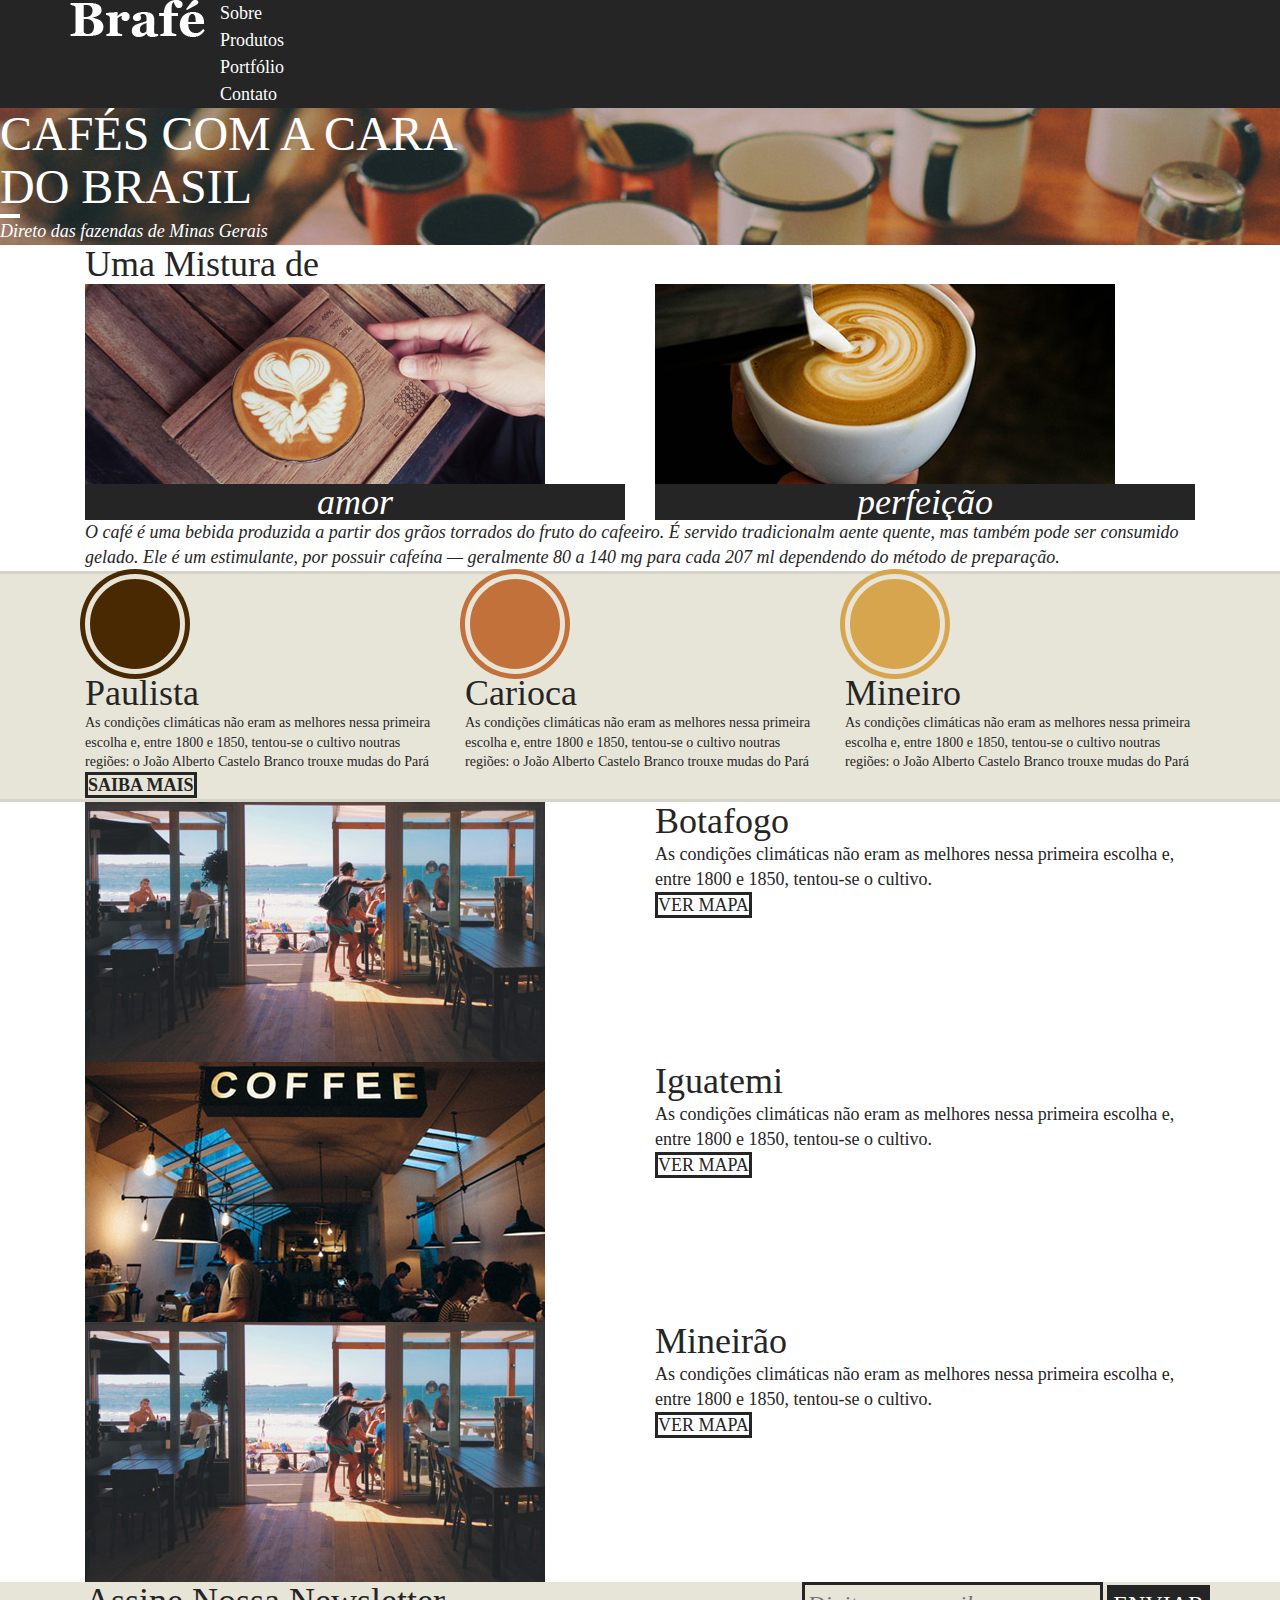
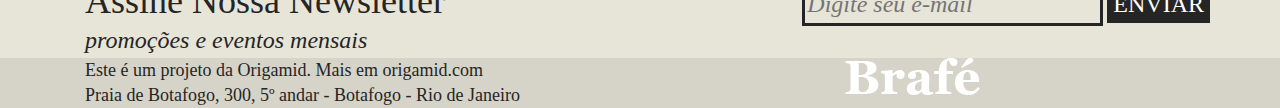
<file: brafe-1/bootstrap/index.html>
<!DOCTYPE html>
<html>

<head>
	<title>Brafé 1</title>
	<meta charset="utf-8">
	<meta name="viewport" content="width=device-width, initial-scale=1, shrink-to-fit=no">
	<link rel="stylesheet" type="text/css" href="css/bootstrap.min.css">
	<link rel="stylesheet" type="text/css" href="css/style.css">
</head>

<body>

	<header class="menu">
		<div class="container">
			<div class="row">
				<a class="menu-logo call-md-4" href="#"><img src="img/brafe.png" alt="Brafé"></a>
				<nav class="menu-nav col-md-8">
					<ul>
						<li><a href="#">Sobre</a></li>
						<li><a href="#">Produtos</a></li>
						<li><a href="#">Portfólio</a></li>
						<li><a href="#">Contato</a></li>
					</ul>
				</nav>
			</div>
		</div>
	</header>

	<main class="intro">
		<h1>Cafés com a cara<br>do Brasil</h1>
		<p>Direto das fazendas de Minas Gerais</p>
	</main>

	<section class="sobre container">
		<h2>Uma Mistura de</h2>
		<div class="row">
			<div class="col-sm sobre-item">
				<img src="img/cafe-1.jpg">
				<h3>amor</h3>
			</div>
			<div class="col-sm sobre-item">
				<img src="img/cafe-2.jpg">
				<h3>perfeição</h3>
			</div>
		</div>
		<p>O café é uma bebida produzida a partir dos grãos torrados do fruto do cafeeiro. É servido tradicionalm
			aente quente, mas também pode ser consumido gelado. Ele é um estimulante, por possuir cafeína — geralmente 80 a 140 mg para cada 207 ml dependendo do método de preparação.</p>
	</section>

	<section class="produtos">
		<div class="container">
			<div class="row">
				<div class="produtos-item col-sm">
					<h2 class="produtos-paulista">Paulista</h2>
					<p>As condições climáticas não eram as melhores nessa primeira escolha e, entre 1800 e 1850, tentou-se o cultivo noutras regiões: o João Alberto Castelo Branco trouxe mudas do Pará</p>
				</div>
				<div class="produtos-item col-sm">
					<h2 class="produtos-carioca">Carioca</h2>
					<p>As condições climáticas não eram as melhores nessa primeira escolha e, entre 1800 e 1850, tentou-se o cultivo noutras regiões: o João Alberto Castelo Branco trouxe mudas do Pará</p>
				</div>
				<div class="produtos-item col-sm">
					<h2 class="produtos-mineiro">Mineiro</h2>
					<p>As condições climáticas não eram as melhores nessa primeira escolha e, entre 1800 e 1850, tentou-se o cultivo noutras regiões: o João Alberto Castelo Branco trouxe mudas do Pará</p>
				</div>
			</div>
			<a class="produtos-btn" href="#">Saiba Mais</a>
		</div>
	</section>

	<section class="locais container">
		<div class="locais-item row">
			<div class="col-sm">
				<img src="img/botafogo.jpg" alt="Brafé unidade Botafogo">
			</div>
			<div class="col-sm">
				<h2>Botafogo</h2>
				<p>As condições climáticas não eram as melhores nessa primeira escolha e, entre 1800 e 1850, tentou-se o cultivo.</p>
				<a href="#">Ver Mapa</a>
			</div>
		</div>

		<div class="locais-item row">
			<div class="col-sm">
				<img src="img/iguatemi.jpg" alt="Brafé unidade Iguatemi">
			</div>
			<div class="col-sm">
				<h2>Iguatemi</h2>
				<p>As condições climáticas não eram as melhores nessa primeira escolha e, entre 1800 e 1850, tentou-se o cultivo.</p>
				<a href="#">Ver Mapa</a>
			</div>
		</div>

		<div class="locais-item row">
			<div class="col-sm">
				<img src="img/botafogo.jpg" alt="Brafé unidade Mineirão">
			</div>
			<div class="col-sm">
				<h2>Mineirão</h2>
				<p>As condições climáticas não eram as melhores nessa primeira escolha e, entre 1800 e 1850, tentou-se o cultivo.</p>
				<a href="#">Ver Mapa</a>
			</div>
		</div>

	</section>

	<section class="assine">
		<div class="container">
			<div class="row">
				<div class="assine-info col-sm">
					<h2>Assine Nossa Newsletter</h2>
					<p>promoções e eventos mensais</p>
				</div>
				<form col-sm>
					<label>E-mail</label>
					<input type="text" placeholder="Digite seu e-mail">
					<button type="submit">Enviar</button>
				</form>
			</div>
		</div>
	</section>

	<footer class="footer">
		<div class="container">
			<div class="row">
				<p class="col-sm-8">Este é um projeto da Origamid. Mais em origamid.com<br>Praia de Botafogo, 300, 5º andar - Botafogo - Rio de Janeiro</p>
				<div class="col-sm">
					<img src="img/brafe.png" alt="Brafé">
				</div>
			</div>
		</div>
	</footer>

</body>

</html>
</file>
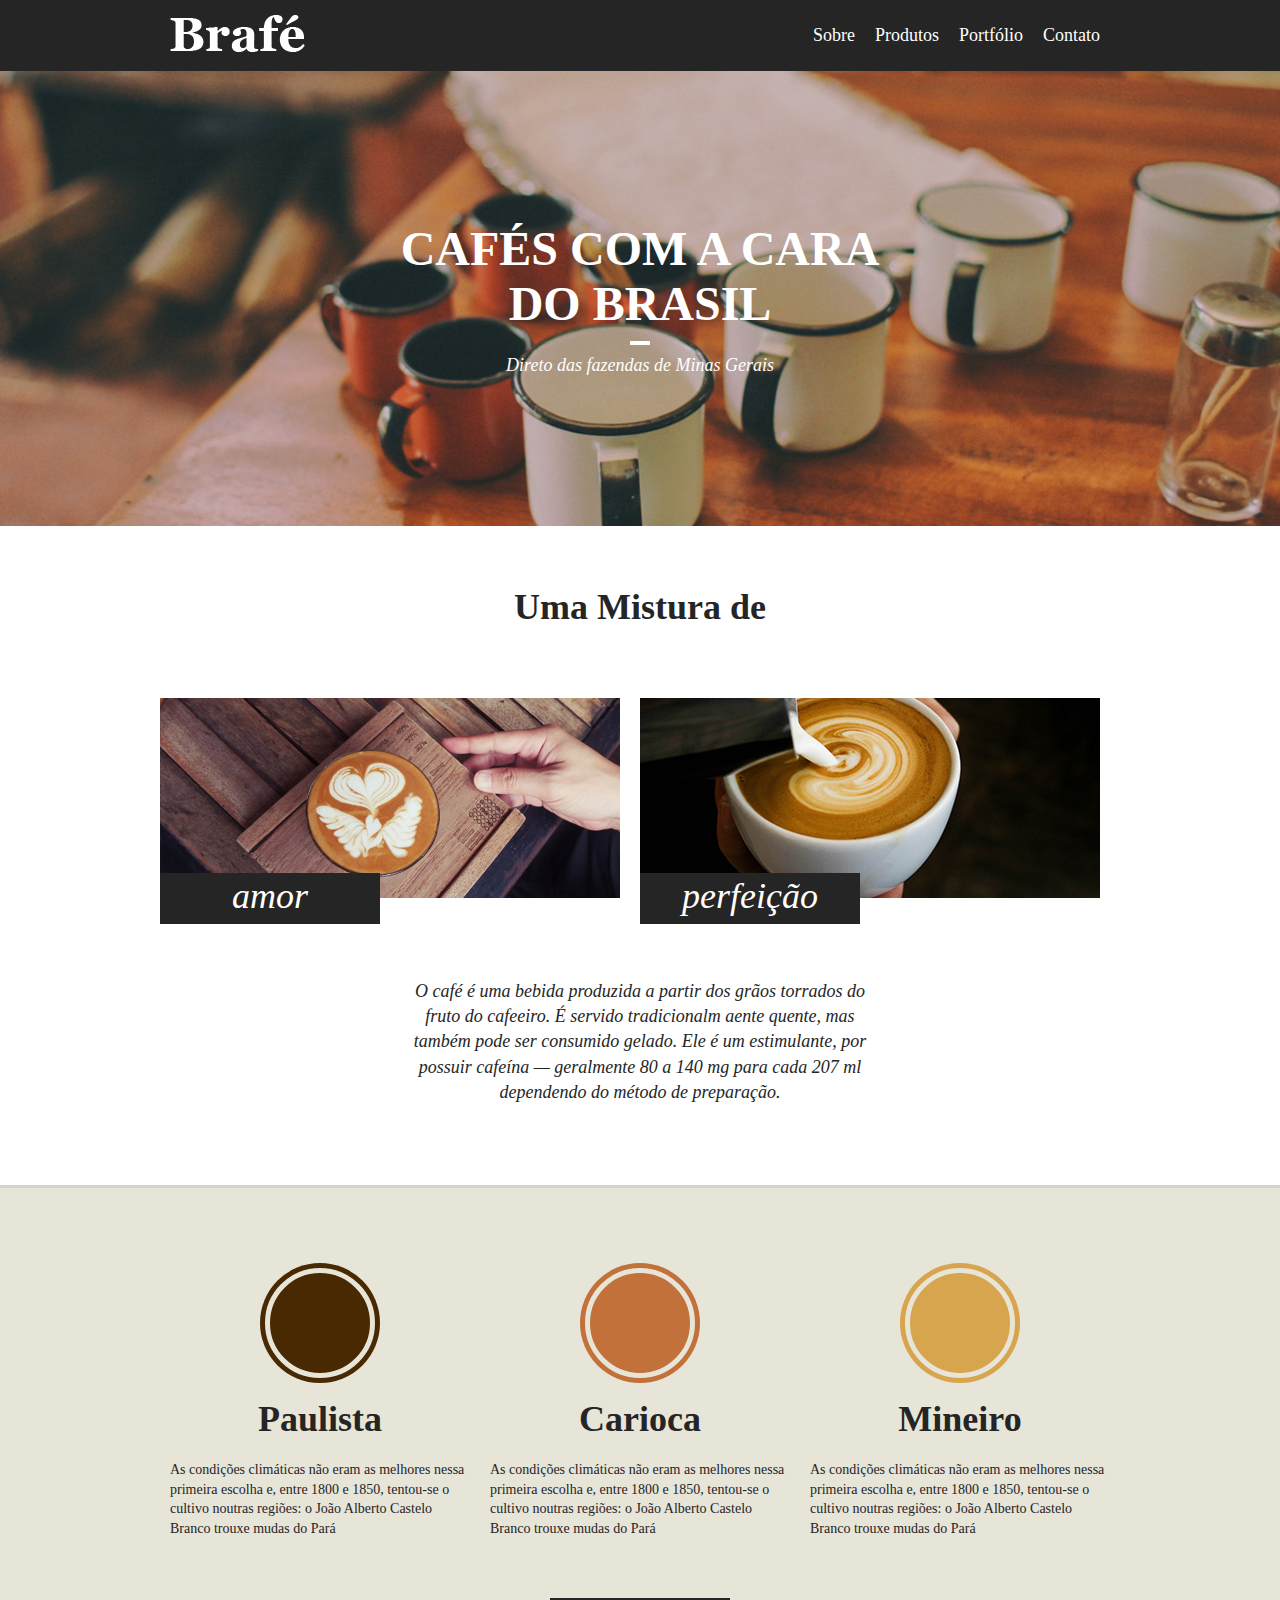
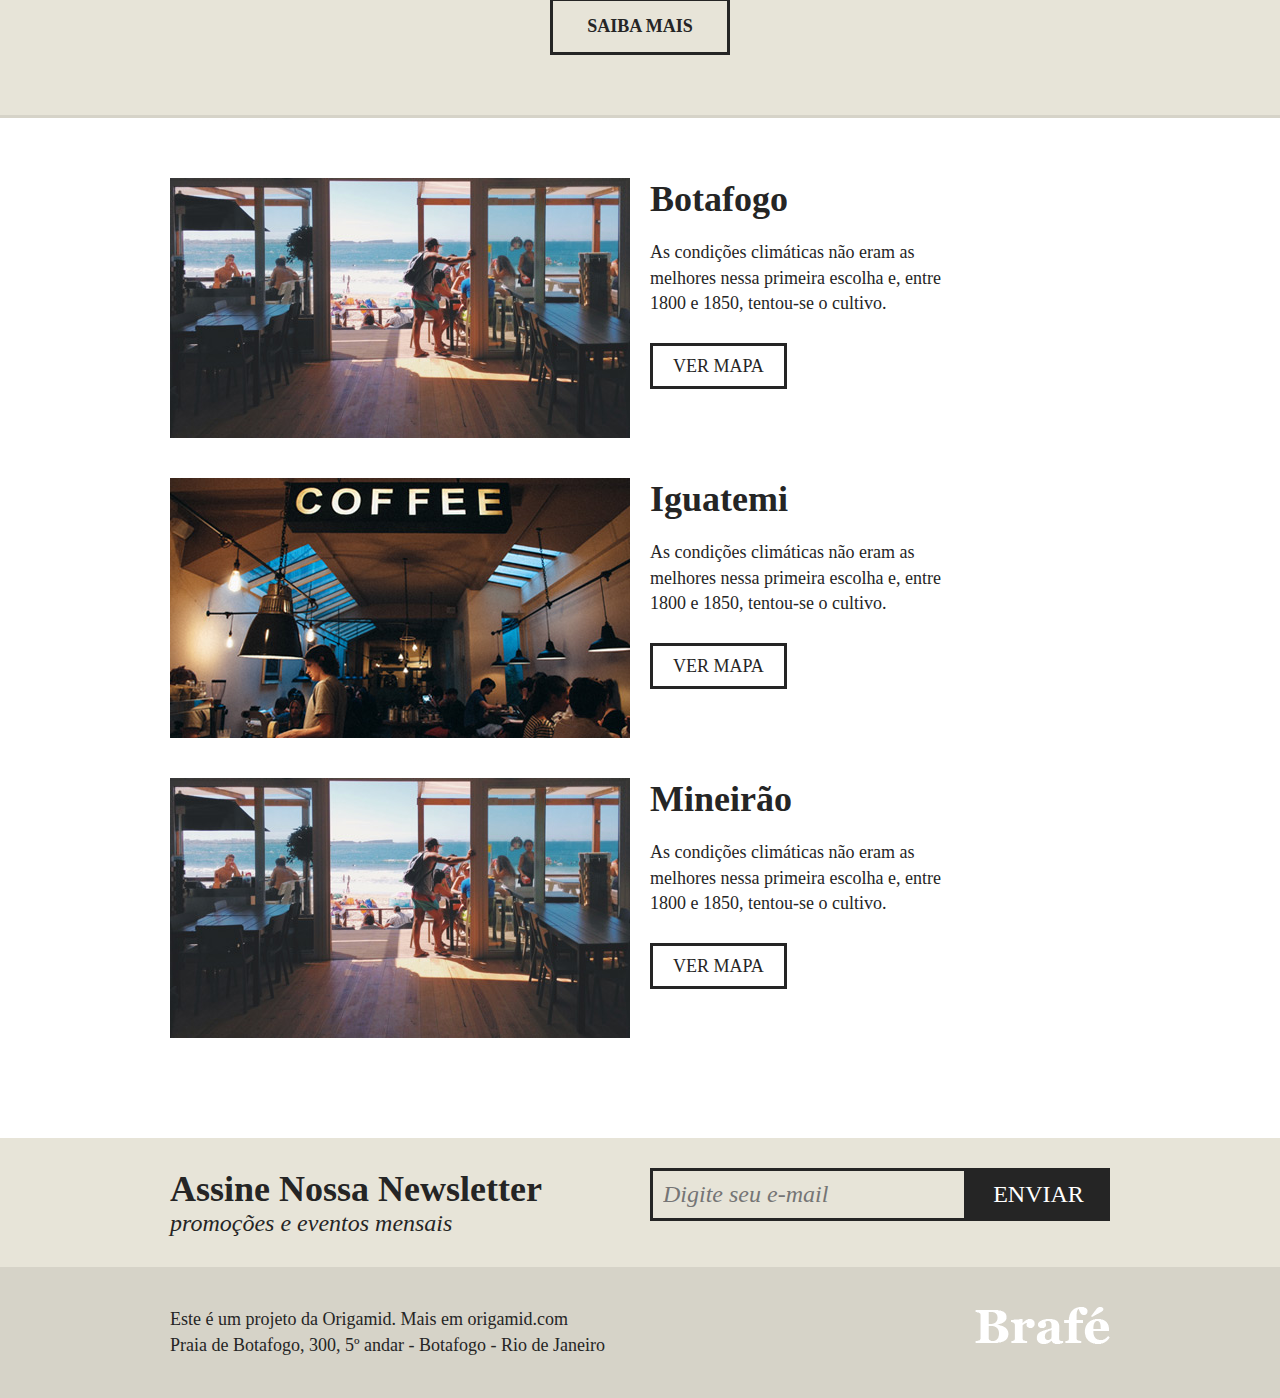
<file: brafe-1/flexbox/index.html>
<!DOCTYPE html>
<html>

<head>
	<title>Brafé 1</title>
	<meta charset="utf-8">
	<meta name="viewport" content="width=device-width, initial-scale=1, shrink-to-fit=no">
	<link rel="stylesheet" type="text/css" href="css/style.css">
</head>

<body>

	<header class="menu">
		<div class="container">
			<a class="menu-logo" href="#"><img src="img/brafe.png" alt="Brafé"></a>
			<nav class="menu-nav">
				<ul>
					<li><a href="#">Sobre</a></li>
					<li><a href="#">Produtos</a></li>
					<li><a href="#">Portfólio</a></li>
					<li><a href="#">Contato</a></li>
				</ul>
			</nav>
		</div>
	</header>

	<main class="intro">
		<h1>Cafés com a cara<br>do Brasil</h1>
		<p>Direto das fazendas de Minas Gerais</p>
	</main>

	<section class="sobre">
		<h2>Uma Mistura de</h2>
		<div class="container">
			<div class="sobre-item">
				<img src="img/cafe-1.jpg">
				<h3>amor</h3>
			</div>
			<div class="sobre-item">
				<img src="img/cafe-2.jpg">
				<h3>perfeição</h3>
			</div>
		</div>
		<p>O café é uma bebida produzida a partir dos grãos torrados do fruto do cafeeiro. É servido tradicionalm
			aente quente, mas também pode ser consumido gelado. Ele é um estimulante, por possuir cafeína — geralmente 80 a 140 mg para cada 207 ml dependendo do método de preparação.</p>
	</section>

	<section class="produtos">
		<div class="container">
			<div class="produtos-item">
				<h2 class="produtos-paulista">Paulista</h2>
				<p>As condições climáticas não eram as melhores nessa primeira escolha e, entre 1800 e 1850, tentou-se o cultivo noutras regiões: o João Alberto Castelo Branco trouxe mudas do Pará</p>
			</div>
			<div class="produtos-item">
				<h2 class="produtos-carioca">Carioca</h2>
				<p>As condições climáticas não eram as melhores nessa primeira escolha e, entre 1800 e 1850, tentou-se o cultivo noutras regiões: o João Alberto Castelo Branco trouxe mudas do Pará</p>
			</div>
			<div class="produtos-item">
				<h2 class="produtos-mineiro">Mineiro</h2>
				<p>As condições climáticas não eram as melhores nessa primeira escolha e, entre 1800 e 1850, tentou-se o cultivo noutras regiões: o João Alberto Castelo Branco trouxe mudas do Pará</p>
			</div>
		</div>
		<a class="produtos-btn" href="#">Saiba Mais</a>
	</section>

	<section class="locais">
		<div class="locais-item container">
			<div class="locais-img">
				<img src="img/botafogo.jpg" alt="Brafé unidade Botafogo">
			</div>
			<div class="locais-info">
				<h2>Botafogo</h2>
				<p>As condições climáticas não eram as melhores nessa primeira escolha e, entre 1800 e 1850, tentou-se o cultivo.</p>
				<a href="#">Ver Mapa</a>
			</div>
		</div>

		<div class="locais-item container">
			<div class="locais-img">
				<img src="img/iguatemi.jpg" alt="Brafé unidade Botafogo">
			</div>
			<div class="locais-info">
				<h2>Iguatemi</h2>
				<p>As condições climáticas não eram as melhores nessa primeira escolha e, entre 1800 e 1850, tentou-se o cultivo.</p>
				<a href="#">Ver Mapa</a>
			</div>
		</div>

		<div class="locais-item container">
			<div class="locais-img">
				<img src="img/botafogo.jpg" alt="Brafé unidade Botafogo">
			</div>
			<div class="locais-info">
				<h2>Mineirão</h2>
				<p>As condições climáticas não eram as melhores nessa primeira escolha e, entre 1800 e 1850, tentou-se o cultivo.</p>
				<a href="#">Ver Mapa</a>
			</div>
		</div>

	</section>

	<section class="assine">
		<div class="container">
			<div class="assine-info">
				<h2>Assine Nossa Newsletter</h2>
				<p>promoções e eventos mensais</p>
			</div>
			<form>
				<label>E-mail</label>
				<input type="text" placeholder="Digite seu e-mail">
				<button type="submit">Enviar</button>
			</form>
		</div>
	</section>

	<footer class="footer">
		<div class="container">
			<p>Este é um projeto da Origamid. Mais em origamid.com<br>Praia de Botafogo, 300, 5º andar - Botafogo - Rio de Janeiro</p>
			<div class="footer-img">
				<img src="img/brafe.png" alt="Brafé">
			</div>
		</div>
	</footer>

</body>

</html>
</file>
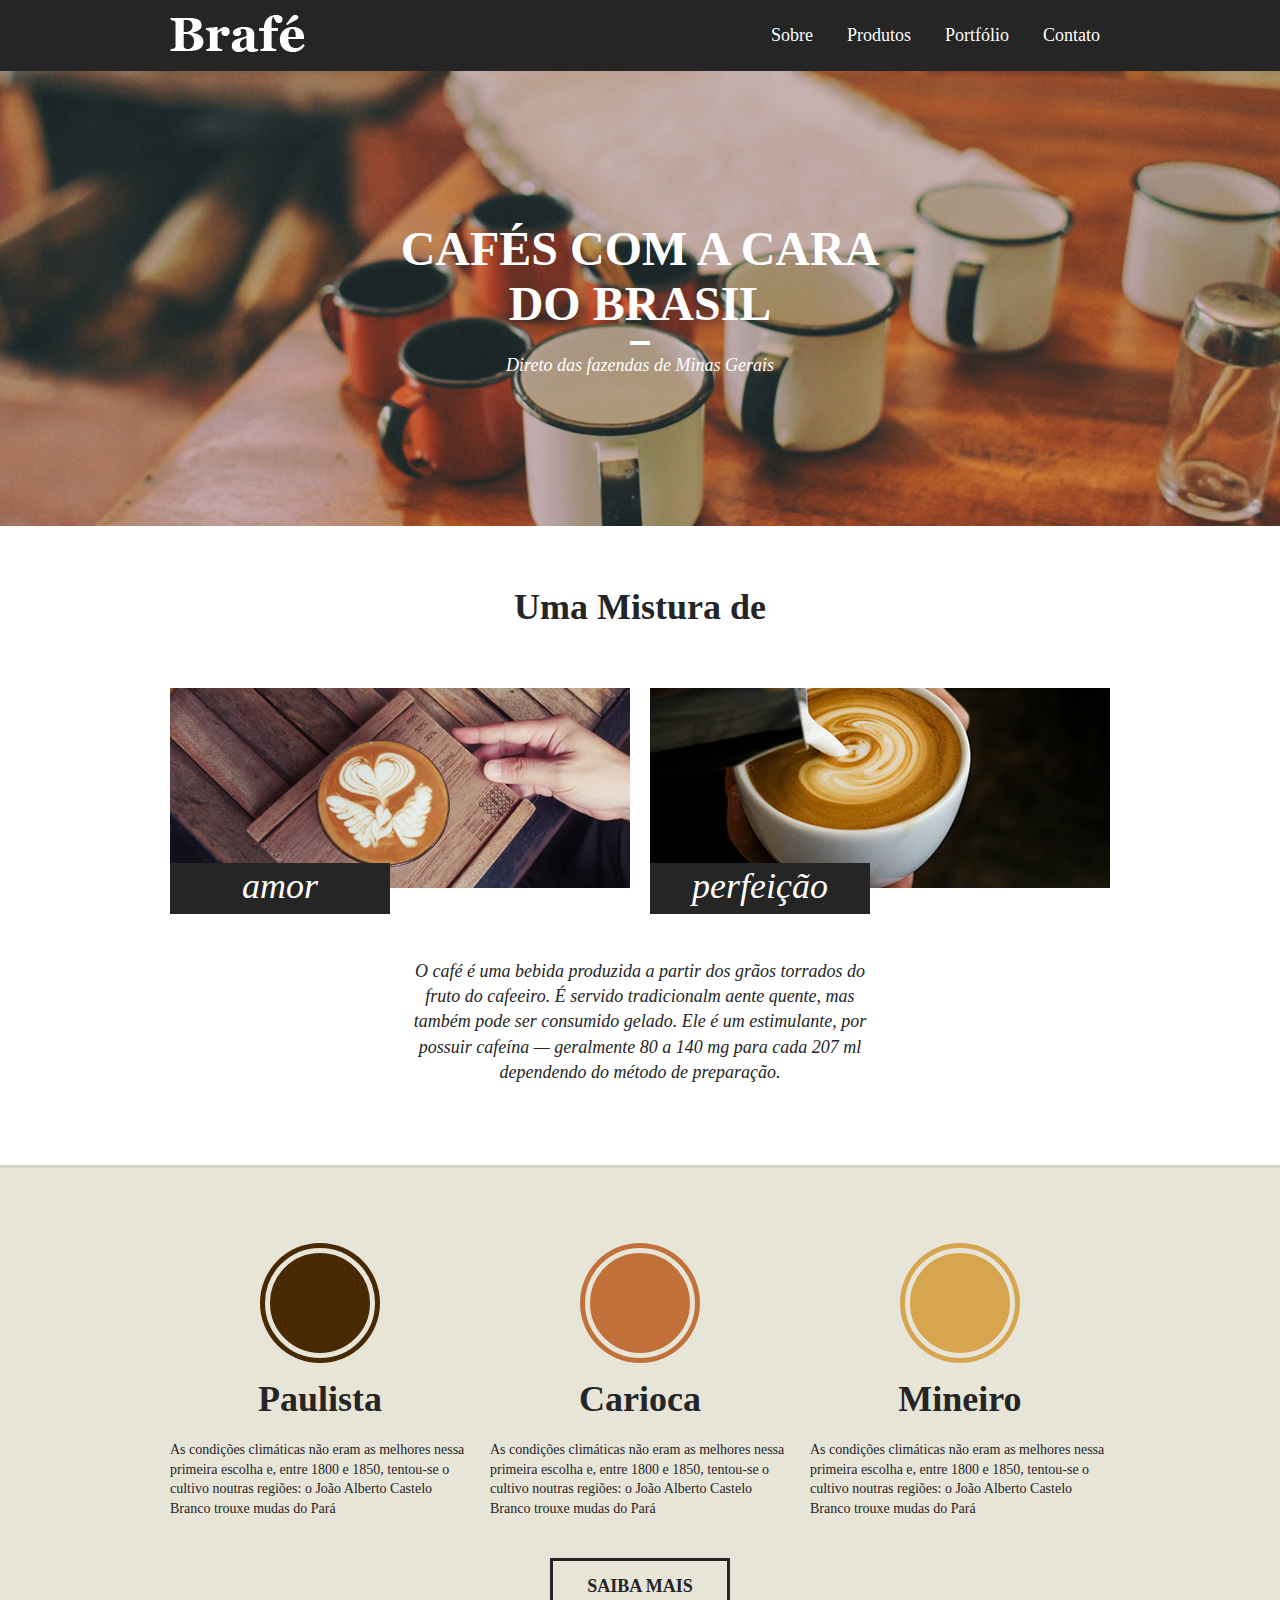
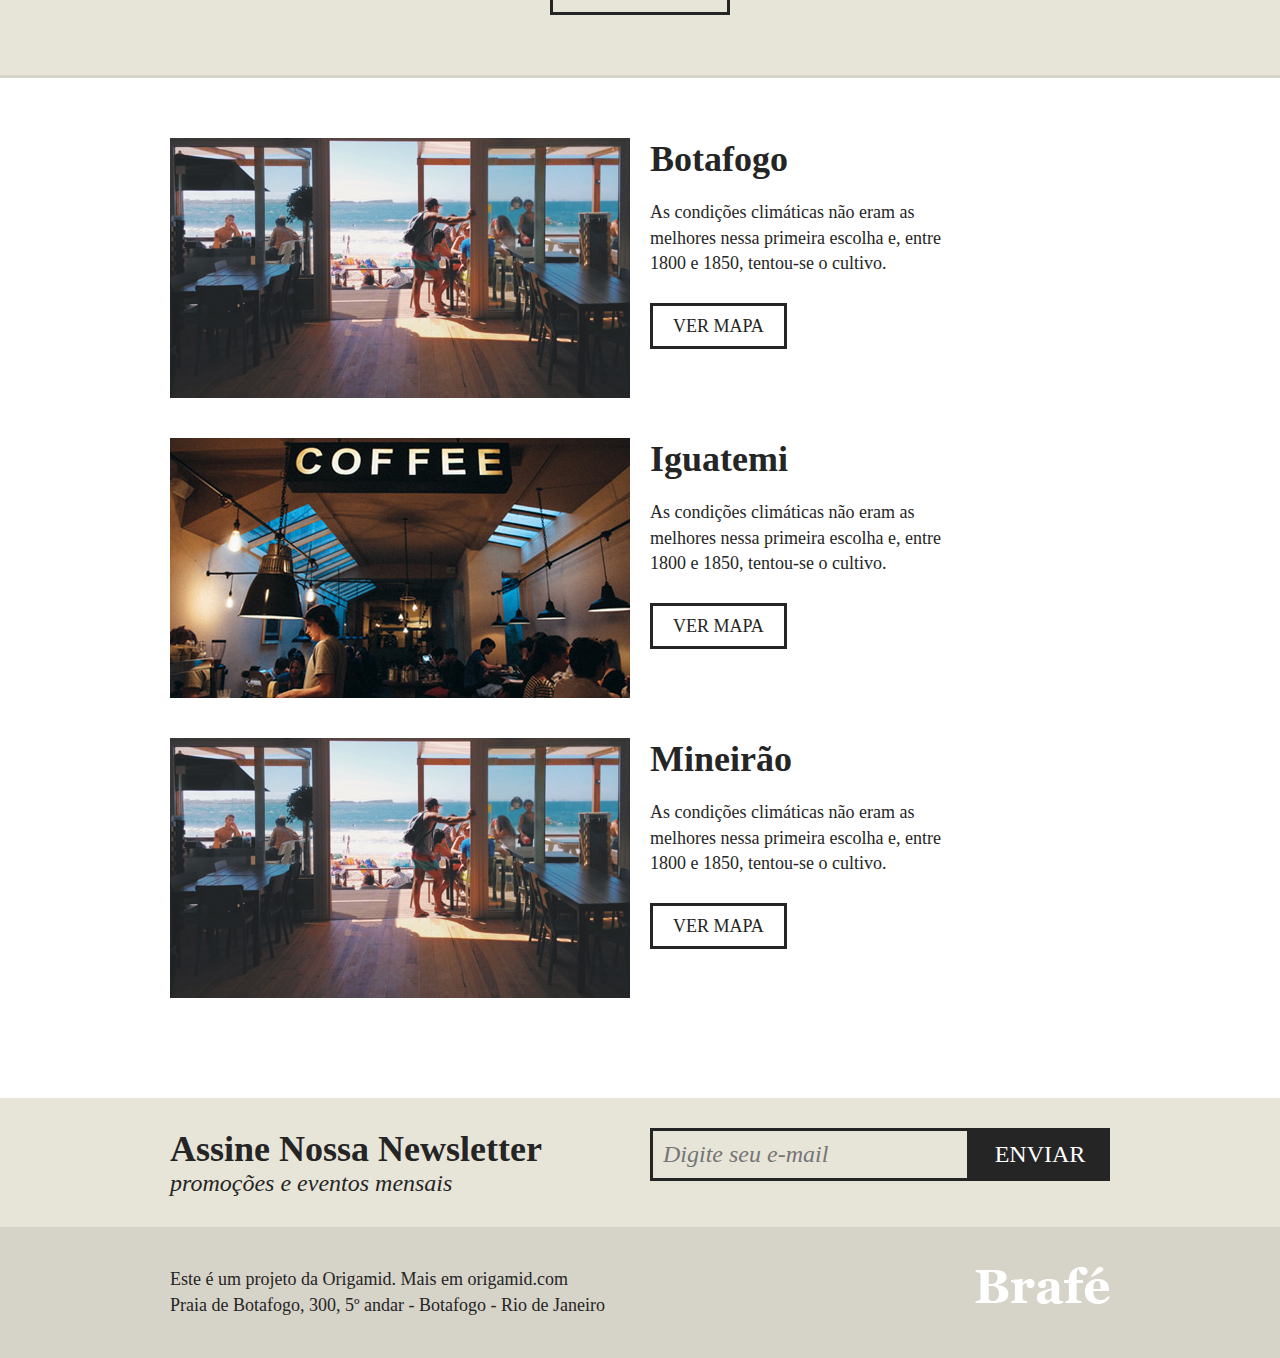
<file: brafe-1/grid/index.html>
<!DOCTYPE html>
<html>

<head>
	<title>Brafé 1</title>
	<meta charset="utf-8">
	<meta name="viewport" content="width=device-width, initial-scale=1, shrink-to-fit=no">
	<link rel="stylesheet" type="text/css" href="css/grid.css">
	<link rel="stylesheet" type="text/css" href="css/style.css">
</head>

<body>

	<header class="menu">
		<div class="container">
			<a class="menu-logo grid-4" href="#"><img src="img/brafe.png" alt="Brafé"></a>
			<nav class="menu-nav grid-8">
				<ul>
					<li><a href="#">Sobre</a></li>
					<li><a href="#">Produtos</a></li>
					<li><a href="#">Portfólio</a></li>
					<li><a href="#">Contato</a></li>
				</ul>
			</nav>
		</div>
	</header>

	<main class="intro">
		<h1>Cafés com a cara<br>do Brasil</h1>
		<p>Direto das fazendas de Minas Gerais</p>
	</main>

	<section class="sobre">
		<h2>Uma Mistura de</h2>
		<div class="container">
			<div class="sobre-item grid-6">
				<img src="img/cafe-1.jpg">
				<h3>amor</h3>
			</div>
			<div class="sobre-item grid-6">
				<img src="img/cafe-2.jpg">
				<h3>perfeição</h3>
			</div>
		</div>
		<p>O café é uma bebida produzida a partir dos grãos torrados do fruto do cafeeiro. É servido tradicionalm
			aente quente, mas também pode ser consumido gelado. Ele é um estimulante, por possuir cafeína — geralmente 80 a 140 mg para cada 207 ml dependendo do método de preparação.</p>
	</section>

	<section class="produtos">
		<div class="container">
			<div class="produtos-item grid-4">
				<h2 class="produtos-paulista">Paulista</h2>
				<p>As condições climáticas não eram as melhores nessa primeira escolha e, entre 1800 e 1850, tentou-se o cultivo noutras regiões: o João Alberto Castelo Branco trouxe mudas do Pará</p>
			</div>
			<div class="produtos-item grid-4">
				<h2 class="produtos-carioca">Carioca</h2>
				<p>As condições climáticas não eram as melhores nessa primeira escolha e, entre 1800 e 1850, tentou-se o cultivo noutras regiões: o João Alberto Castelo Branco trouxe mudas do Pará</p>
			</div>
			<div class="produtos-item grid-4">
				<h2 class="produtos-mineiro">Mineiro</h2>
				<p>As condições climáticas não eram as melhores nessa primeira escolha e, entre 1800 e 1850, tentou-se o cultivo noutras regiões: o João Alberto Castelo Branco trouxe mudas do Pará</p>
			</div>
		</div>
		<a class="produtos-btn" href="#">Saiba Mais</a>
	</section>

	<section class="locais">
		<div class="locais-item container">
			<div class="grid-6">
				<img src="img/botafogo.jpg" alt="Brafé unidade Botafogo">
			</div>
			<div class="grid-6">
				<h2>Botafogo</h2>
				<p>As condições climáticas não eram as melhores nessa primeira escolha e, entre 1800 e 1850, tentou-se o cultivo.</p>
				<a href="#">Ver Mapa</a>
			</div>
		</div>

		<div class="locais-item container">
			<div class="grid-6">
				<img src="img/iguatemi.jpg" alt="Brafé unidade Iguatemi">
			</div>
			<div class="grid-6">
				<h2>Iguatemi</h2>
				<p>As condições climáticas não eram as melhores nessa primeira escolha e, entre 1800 e 1850, tentou-se o cultivo.</p>
				<a href="#">Ver Mapa</a>
			</div>
		</div>

		<div class="locais-item container">
			<div class="grid-6">
				<img src="img/botafogo.jpg" alt="Brafé unidade Mineirão">
			</div>
			<div class="grid-6">
				<h2>Mineirão</h2>
				<p>As condições climáticas não eram as melhores nessa primeira escolha e, entre 1800 e 1850, tentou-se o cultivo.</p>
				<a href="#">Ver Mapa</a>
			</div>
		</div>

	</section>

	<section class="assine">
		<div class="container">
			<div class="assine-info grid-6">
				<h2>Assine Nossa Newsletter</h2>
				<p>promoções e eventos mensais</p>
			</div>
			<form class="grid-6">
				<label>E-mail</label>
				<input type="text" placeholder="Digite seu e-mail">
				<button type="submit">Enviar</button>
			</form>
		</div>
	</section>

	<footer class="footer">
		<div class="container">
			<p class="grid-8">Este é um projeto da Origamid. Mais em origamid.com<br>Praia de Botafogo, 300, 5º andar - Botafogo - Rio de Janeiro</p>
			<div class="grid-4">
				<img src="img/brafe.png" alt="Brafé">
			</div>
		</div>
	</footer>

</body>

</html>
</file>
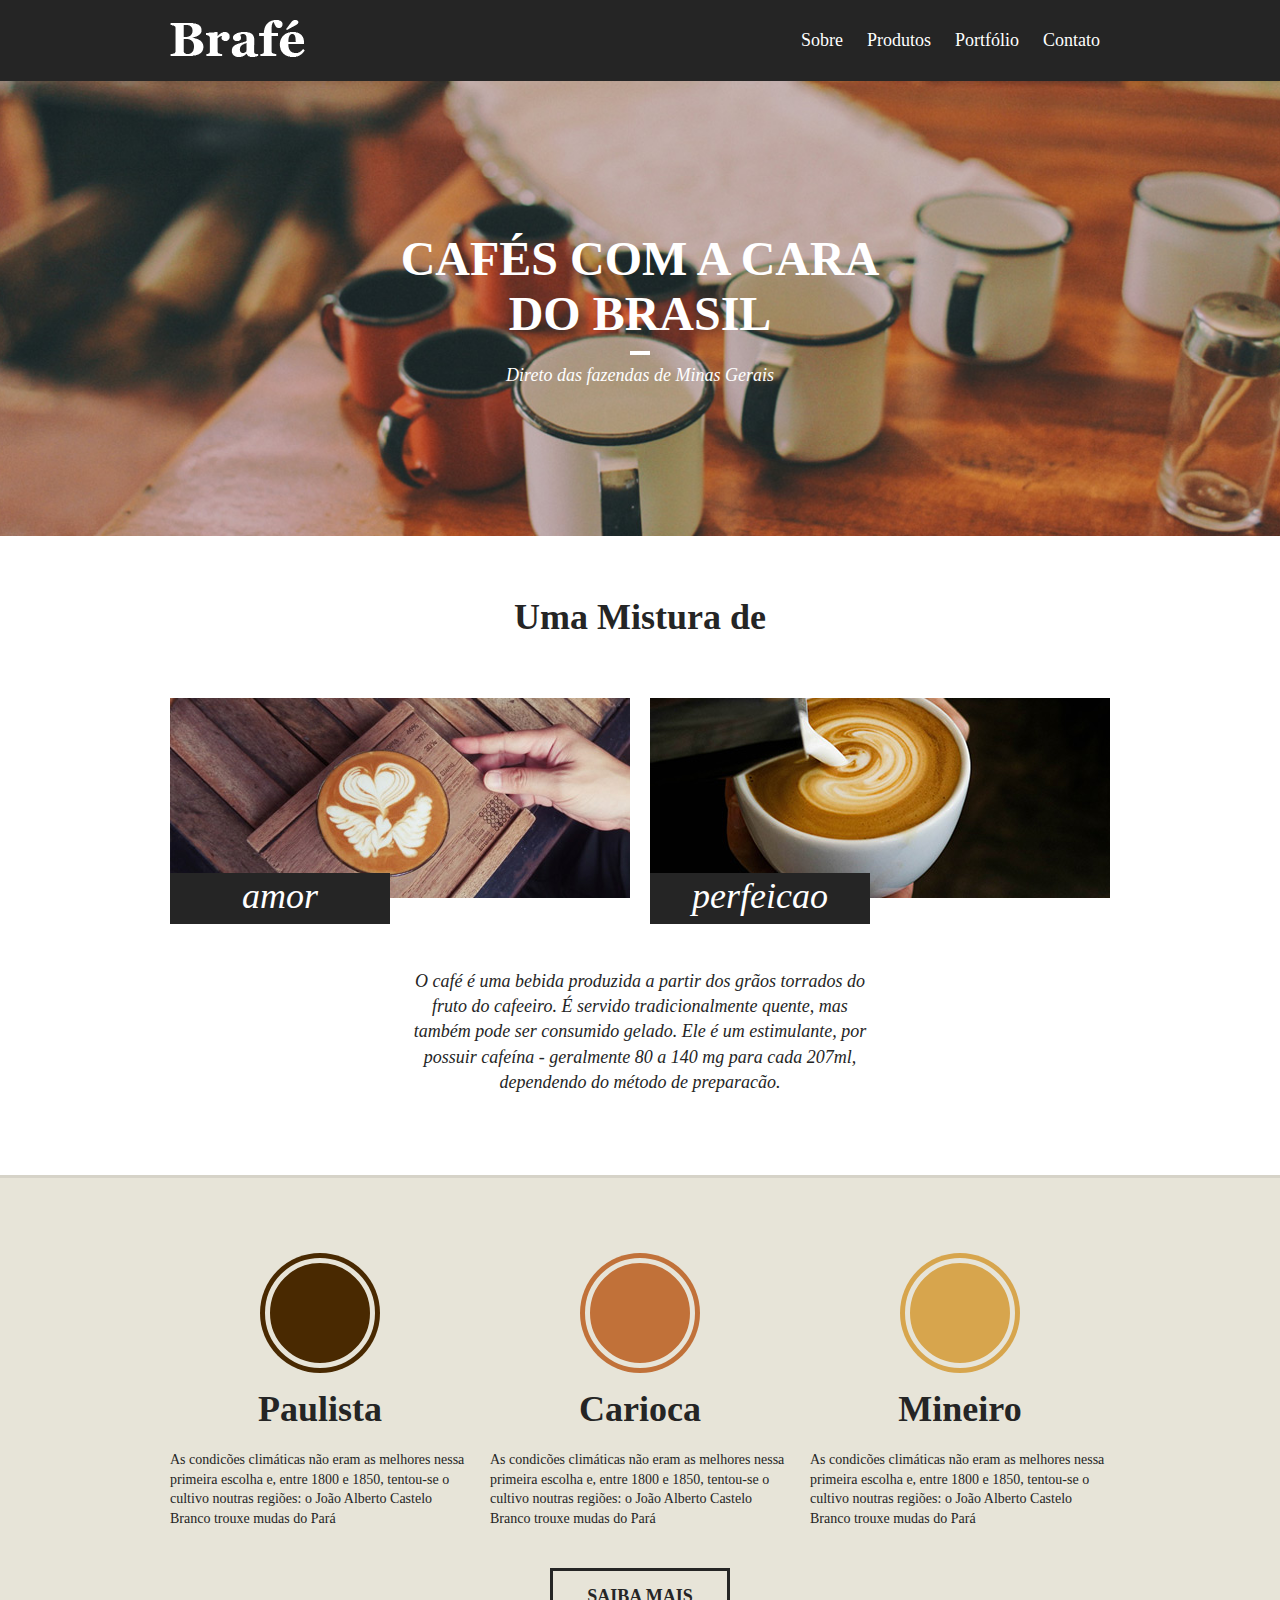
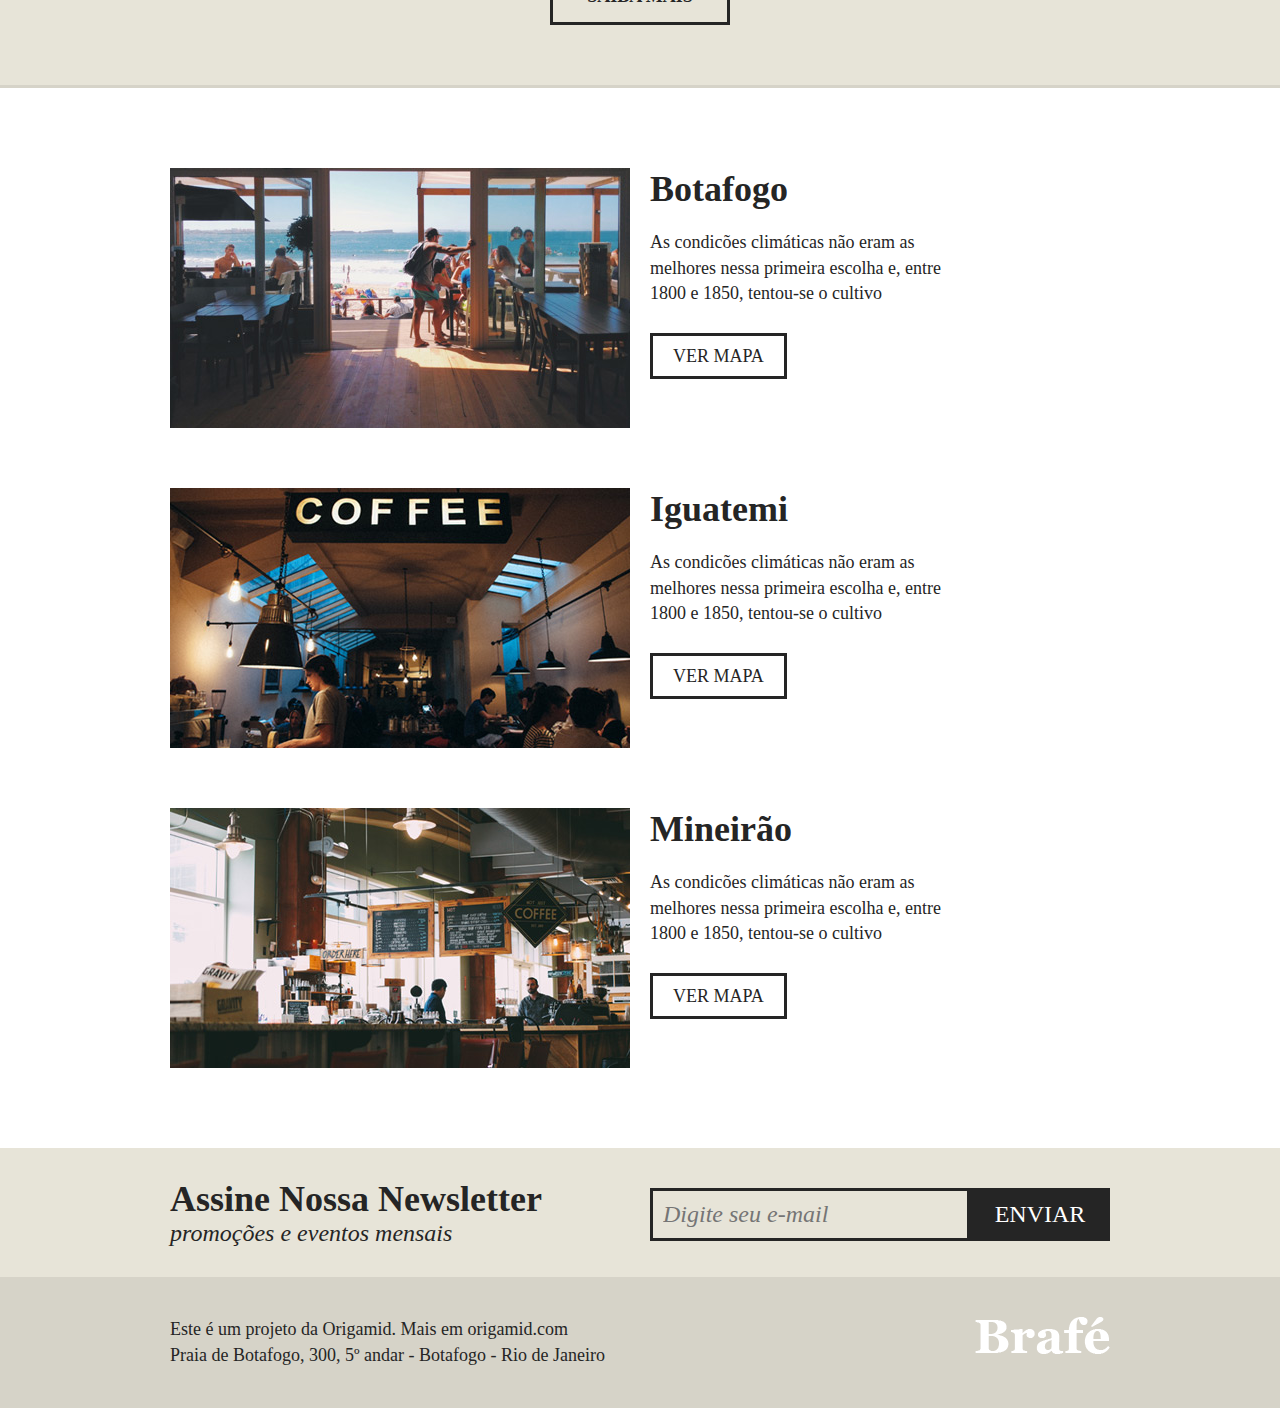
<file: brafe-1/pure_css/index.html>
<!DOCTYPE html>
<html lang="en">

<head>
  <title>Brafé</title>
  <meta charset="UTF-8">
  <meta name="viewport" content="width=device-width, initial-scale=1.0, shrink-to-fit=no">
  <link rel="stylesheet" type="text/css" href="./css/style.css">
</head>

<body>
  <header class="menu">
    <div class="menu-container">
      <a class="menu-logo" href="#"><img src="./img/brafe.png" alt="Brafé"></a>
      <nav class="menu-nav">
        <ul>
          <li><a href="#">Sobre</a></li>
          <li><a href="#">Produtos</a></li>
          <li><a href="#">Portfólio</a></li>
          <li><a href="#">Contato</a></li>
        </ul>
      </nav>
    </div>
  </header>

  <main class="intro">
    <h1>Cafés com a cara <br> do Brasil</h1>
    <p>Direto das fazendas de Minas Gerais</p>
  </main>

  <section class="sobre">
    <h2>Uma Mistura de</h2>
    <div class="sobre-container">
      <div class="sobre-item">
        <img src="./img/cafe-1.jpg" alt="café">
        <h3>amor</h3>
      </div>
      <div class="sobre-item">
        <img src="./img/cafe-2.jpg" alt="café">
        <h3>perfeicao</h3>
      </div>
    </div>
    <p>
      O café é uma bebida produzida a partir dos grãos torrados do fruto do cafeeiro. É servido tradicionalmente quente, mas também pode ser consumido gelado. Ele é um estimulante, por possuir cafeína - geralmente 80 a 140 mg para cada 207ml, dependendo do método de preparacão.
    </p>
  </section>

  <section class="produtos">
    <div class="produtos-container">
      <div class="produtos-item">
        <h2 class="produtos-paulista">Paulista</h2>
        <p>As condicões climáticas não eram as melhores nessa primeira escolha e, entre 1800 e 1850, tentou-se o cultivo noutras regiões: o João Alberto Castelo Branco trouxe mudas do Pará</p>
      </div>
      <div class="produtos-item">
        <h2 class="produtos-carioca">Carioca</h2>
        <p>As condicões climáticas não eram as melhores nessa primeira escolha e, entre 1800 e 1850, tentou-se o cultivo noutras regiões: o João Alberto Castelo Branco trouxe mudas do Pará</p>
      </div>
      <div class="produtos-item">
        <h2 class="produtos-mineiro">Mineiro</h2>
        <p>As condicões climáticas não eram as melhores nessa primeira escolha e, entre 1800 e 1850, tentou-se o cultivo noutras regiões: o João Alberto Castelo Branco trouxe mudas do Pará</p>
      </div>
    </div>
    <a class="produtos-btn" href="#">Saiba Mais</a>
  </section>

  <section class="locais">
    <div class="locais-item">
      <img src="./img/botafogo.jpg" alt="Brafé unidade Botafogo">
      <div>
        <h2>Botafogo</h2>
        <p>As condicões climáticas não eram as melhores nessa primeira escolha e, entre 1800 e 1850, tentou-se o cultivo</p>
        <a href="#">Ver mapa</a>
      </div>
    </div>
    <div class="locais-item">
      <img src="./img/iguatemi.jpg" alt="Brafé unidade Iguatemi">
      <div>
        <h2>Iguatemi</h2>
        <p>As condicões climáticas não eram as melhores nessa primeira escolha e, entre 1800 e 1850, tentou-se o cultivo</p>
        <a href="#">Ver mapa</a>
      </div>
    </div>
    <div class="locais-item">
      <img src="./img/mineirao.jpg" alt="Brafé unidade Mineirão">
      <div>
        <h2>Mineirão</h2>
        <p>As condicões climáticas não eram as melhores nessa primeira escolha e, entre 1800 e 1850, tentou-se o cultivo</p>
        <a href="#">Ver mapa</a>
      </div>
    </div>
  </section>
  <section class="assine">
    <div class="assine-container">
      <div class="assine-info">
        <h2>Assine Nossa Newsletter</h2>
        <p>promoções e eventos mensais</p>
      </div>
      <form>
        <label>E-mail</label>
        <input type="text" placeholder="Digite seu e-mail">
        <button type="submit">Enviar</button>
      </form>
    </div>
  </section>

  <footer class="footer">
    <div class="footer-container">
      <p>Este é um projeto da Origamid. Mais em origamid.com<br>Praia de Botafogo, 300, 5º andar - Botafogo - Rio de Janeiro</p>
      <img src="img/brafe.png" alt="Brafé">
    </div>

</html>
</file>
<file: brafe-1/bootstrap/css/style.css>
/* Reset */

body,
h1,
h2,
h3,
p,
ul {
  padding: 0px;
  margin: 0px;
}

body {
  font-family: Georgia, serif;
  color: #252525;
}

* {
  box-sizing: border-box;
}

img {
  display: block;
  max-width: 100%;
}

/* Menu */

.menu {
  background: #252525;
}

.menu-nav a {
  text-decoration: none;
  color: #fff;
  font-size: 1.125em;
}

/* Intro */

.intro {
  background: url("../img/bg-intro.jpg") no-repeat center center;
  background-size: cover;
  color: #fff;
}

.intro h1 {
  text-transform: uppercase;
  font-size: 3em;
}

.intro h1::after {
  content: "";
  display: block;
  width: 20px;
  height: 4px;
  background: #fff;
}

.intro p {
  font-style: italic;
  font-size: 1.125em;
}

/* Sobre */

.sobre h2 {
  font-size: 2.25em;
}

.sobre-item h3 {
  font-size: 2.25em;
  line-height: 1em;
  background: #252525;
  color: #fff;
  font-style: italic;
  font-weight: normal;
  text-align: center;
  position: relative;
}

.sobre > p {
  font-size: 1.125em;
  line-height: 1.4em;
  font-style: italic;
}

/* Produtos */

.produtos {
  background: #e7e4d8;
  border-top: 3px solid #d6d3c8;
  border-bottom: 3px solid #d6d3c8;
}

.produtos-item h2 {
  font-size: 2.25em;
}

.produtos-item h2::before {
  content: "";
  display: block;
  width: 100px;
  height: 100px;
  background: currentColor;
  border-radius: 50%;
  border: 5px solid #e7e4d8;
  box-shadow: 0 0 0 5px currentColor;
}

h2.produtos-paulista::before {
  color: #492901;
}

h2.produtos-carioca::before {
  color: #c17139;
}

h2.produtos-mineiro::before {
  color: #d7a54d;
}

.produtos-item p {
  font-size: 0.875em;
  line-height: 1.4em;
}

.produtos-btn {
  border: 3px solid #252525;
  color: #252525;
  text-decoration: none;
  text-align: center;
  font-size: 1.125em;
  font-weight: bold;
  text-transform: uppercase;
}

/* Locais */

.locais-item h2 {
  font-size: 2.25em;
}

.locais-item p {
  font-size: 1.125em;
  line-height: 1.4em;
}

.locais-item a {
  font-size: 1.125em;
  text-transform: uppercase;
  text-decoration: none;
  border: 3px solid;
  color: #252525;
}

/* Assine */

.assine {
  background: #e7e4d8;
}

.assine-info h2 {
  font-size: 2.25em;
}

.assine-info p {
  font-size: 1.5em;
  font-style: italic;
}

.assine form label {
  display: none;
}

.assine input {
  border: 3px solid #252525;
  background: none;
  font-size: 1.5em;
  font-style: italic;
  font-family: Georgia, serif;
}

.assine button {
  background: #252525;
  border: none;
  font-family: Georgia, serif;
  text-transform: uppercase;
  font-size: 1.5em;
  color: #fff;
  cursor: pointer;
}

/*Footer*/

.footer {
  background: #d6d3c8;
}

.footer p {
  font-size: 1.125em;
  line-height: 1.4em;
}
</file>
<file: brafe-1/flexbox/css/style.css>
/* Reset */

body,
h1,
h2,
h3,
p,
ul {
  padding: 0px;
  margin: 0px;
}

body {
  font-family: Georgia, serif;
  color: #252525;
}

* {
  box-sizing: border-box;
}

.container {
  display: flex;
  max-width: 960px;
  margin: 0 auto;
}

@media (max-width: 739px) {
  .container {
    flex-direction: column;
    max-width: 300px;
  }
}

/* Menu */

.menu {
  background: #252525;
  padding: 15px;
}

.menu-nav a {
  text-decoration: none;
  color: #fff;
  font-size: 1.125em;
}

.menu-logo {
  margin: 0 10px;
}

.menu-nav {
  flex: 1;
  align-self: center;
  margin: 0 10px;
}

.menu-nav ul {
  float: right;
  display: flex;
  list-style: none;
}

.menu-nav ul li a {
  padding: 10px;
}

@media (max-width: 739px) {
  .menu-nav {
    margin: 0px;
  }

  .menu-logo {
    margin: 0px;
  }

  .menu-nav ul li a {
    padding-left: 0px;
  }
}

/* Intro */

.intro {
  background: url("../img/bg-intro.jpg") no-repeat center center;
  background-size: cover;
  color: #fff;
  padding: 150px 0;
  text-align: center;
}

.intro h1 {
  text-transform: uppercase;
  font-size: 3em;
}

.intro h1::after {
  content: "";
  display: block;
  width: 20px;
  height: 4px;
  background: #fff;
  margin: 10px auto;
}

.intro p {
  font-style: italic;
  font-size: 1.125em;
}

@media (max-width: 739px) {
  .intro {
    padding: 60px 0;
  }
}

/* Sobre */

.sobre {
  padding: 60px 0;
}

.sobre-item {
  flex: 1;
  margin: 10px 0;
}
.sobre h2 {
  font-size: 2.25em;
  text-align: center;
  margin-bottom: 60px;
}

.sobre-item img {
  display: block;
  max-width: 100%;
}

.sobre-item h3 {
  font-size: 2.25em;
  line-height: 1em;
  background: #252525;
  color: #fff;
  font-style: italic;
  font-weight: normal;
  text-align: center;
  position: relative;
  width: 220px;
  padding: 5px 0 10px 0;
  top: -25px;
}

.sobre > p {
  font-size: 1.125em;
  line-height: 1.4em;
  font-style: italic;
  margin: 20px auto;
  max-width: 460px;
  text-align: center;
}

@media (max-width: 739px) {
  .sobre-item {
    margin-left: 0px;
    margin-right: 0px;
  }
}
/* Produtos */

.produtos {
  background: #e7e4d8;
  border-top: 3px solid #d6d3c8;
  border-bottom: 3px solid #d6d3c8;
  padding: 60px 0;
}

.produtos-item {
  margin: 0 10px 40px 10px;
  flex: 1;
}

.produtos-item h2 {
  font-size: 2.25em;
  text-align: center;
  margin-bottom: 20px;
}

.produtos-item h2::before {
  content: "";
  display: block;
  width: 100px;
  height: 100px;
  background: currentColor;
  border-radius: 50%;
  border: 5px solid #e7e4d8;
  box-shadow: 0 0 0 5px currentColor;
  margin: 20px auto;
}

h2.produtos-paulista::before {
  color: #492901;
}

h2.produtos-carioca::before {
  color: #c17139;
}

h2.produtos-mineiro::before {
  color: #d7a54d;
}

.produtos-item p {
  font-size: 0.875em;
  line-height: 1.4em;
}

.produtos-btn {
  border: 3px solid #252525;
  color: #252525;
  text-decoration: none;
  text-align: center;
  font-size: 1.125em;
  font-weight: bold;
  text-transform: uppercase;
  display: block;
  width: 180px;
  padding: 15px 0;
  margin: 20px auto 0 auto;
}

@media (max-width: 739px) {
  .produtos-item {
    margin-left: 0px;
    margin-right: 0px;
  }
}

/* Locais */

.locais {
  padding: 60px 0;
}

.locais-item {
  margin-bottom: 40px;
}

.locais-img,
.locais-info {
  flex: 1;
  margin: 0 10px;
}

.locais-img img {
  display: block;
  width: 100%;
}

.locais-item h2 {
  font-size: 2.25em;
  margin-bottom: 20px;
}

.locais-item p {
  font-size: 1.125em;
  line-height: 1.4em;
  margin-bottom: 40px;
  max-width: 320px;
}

.locais-item a {
  font-size: 1.125em;
  text-transform: uppercase;
  text-decoration: none;
  border: 3px solid;
  color: #252525;
  padding: 10px 20px;
}

@media (max-width: 739px) {
  .locais-img,
  .locais-info {
    margin-left: 0px;
    margin-right: 0px;
  }
}

/* Assine */

.assine {
  background: #e7e4d8;
  padding: 30px 0;
}

.assine-info {
  flex: 1;
  margin: 0 10px;
}

.assine form {
  flex: 1;
  margin: 0 10px;
  display: flex;
  flex-wrap: wrap;
  align-content: flex-start;
}

.assine-info h2 {
  font-size: 2.25em;
}

.assine-info p {
  font-size: 1.5em;
  font-style: italic;
}

.assine form label {
  display: none;
}

.assine input {
  flex: 1;
  align-self: flex-start;
  padding: 10px;
  border: 3px solid #252525;
  background: none;
  font-size: 1.5em;
  font-style: italic;
  font-family: Georgia, serif;
}

.assine button {
  flex: 1;
  align-self: flex-start;
  padding: 13px;
  background: #252525;
  border: none;
  font-family: Georgia, serif;
  text-transform: uppercase;
  font-size: 1.5em;
  color: #fff;
  cursor: pointer;
}

@media (max-width: 739px) {
  .assine-info {
    margin: 0 0 20px 0;
  }

  .assine-form {
    margin: 0px;
  }
}

/*Footer*/

.footer {
  background: #d6d3c8;
  padding: 40px 0;
}

.footer p {
  font-size: 1.125em;
  line-height: 1.4em;
  margin: 0 10px;
  flex: 1;
}

.footer-img {
  margin: 0 10px;
}

@media (max-width: 739px) {
  .footer-img,
  .footer p {
    margin: 10px 0;
  }
}
</file>
<file: brafe-1/grid/css/grid.css>
/* Reset */
.container {
  max-width: 960px;
  margin: 0 auto;
}

.container::after,
.container::before {
  content: "";
  display: table;
  clear: both;
}

.grid-1,
.grid-2,
.grid-3,
.grid-4,
.grid-5,
.grid-6,
.grid-7,
.grid-8,
.grid-9,
.grid-10,
.grid-11,
.grid-12 {
  margin: 0 10px;
  float: left;
  display: block;
  min-height: 1px;
}

.grid-1 {
  width: calc(8.333% - 20px);
}

.grid-2 {
  width: calc(16.666% - 20px);
}

.grid-3 {
  width: calc(25% -20px);
}

.grid-4 {
  width: calc(33.333% - 20px);
}

.grid-5 {
  width: calc(41.666% - 20px);
}

.grid-6 {
  width: calc(50% - 20px);
}

.grid-7 {
  width: calc(58.333% - 20px);
}

.grid-8 {
  width: calc(66.666% - 20px);
}

.grid-9 {
  width: calc(75% - 20px);
}

.grid-10 {
  width: calc(83.333% - 20px);
}

.grid-11 {
  width: calc(91.666% - 20px);
}

.grid-12 {
  width: calc(100% - 20px);
}

@media (max-width: 739px) {
  .container {
    max-width: 300px;
  }
  .grid-1,
  .grid-2,
  .grid-3,
  .grid-4,
  .grid-5,
  .grid-6,
  .grid-7,
  .grid-8,
  .grid-9,
  .grid-10,
  .grid-11,
  .grid-12 {
    width: 100%;
    margin: 0;
    float: none;
  }
}
</file>
<file: brafe-1/grid/css/style.css>
/* Reset */

body,
h1,
h2,
h3,
p,
ul {
  padding: 0px;
  margin: 0px;
}

body {
  font-family: Georgia, serif;
  color: #252525;
}

* {
  box-sizing: border-box;
}

img {
  max-width: 100%;
  display: block;
}

/* Menu */

.menu {
  background: #252525;
  padding: 15px 0;
}

.menu-nav ul {
  float: right;
}

.menu-nav ul li {
  display: inline-block;
}

.menu-nav a {
  text-decoration: none;
  color: #fff;
  display: block;
  font-size: 1.125em;
  margin-left: 10px;
  padding: 10px;
}

@media (max-width: 739px) {
  .menu-nav ul {
    float: none;
  }

  .menu-nav ul li a {
    margin-left: 0px;
    padding-left: 0px;
    padding-right: 8px;
  }
}

/* Intro */

.intro {
  background: url("../img/bg-intro.jpg") no-repeat center center;
  background-size: cover;
  color: #fff;
  padding: 150px 0;
  text-align: center;
}

.intro h1 {
  text-transform: uppercase;
  font-size: 3em;
}

.intro h1::after {
  content: "";
  display: block;
  width: 20px;
  height: 4px;
  background: #fff;
  margin: 10px auto;
}

.intro p {
  font-style: italic;
  font-size: 1.125em;
}

@media (max-width: 739px) {
  .intro {
    padding: 60px 0;
  }
}

/* Sobre */

.sobre {
  padding: 60px 0;
}

.sobre h2 {
  font-size: 2.25em;
  text-align: center;
  margin-bottom: 60px;
}

.sobre-item h3 {
  font-size: 2.25em;
  line-height: 1em;
  background: #252525;
  color: #fff;
  font-style: italic;
  font-weight: normal;
  text-align: center;
  position: relative;
  width: 220px;
  padding: 5px 0 10px 0;
  top: -25px;
}

.sobre > p {
  font-size: 1.125em;
  line-height: 1.4em;
  font-style: italic;
  max-width: 460px;
  margin: 20px auto;
  text-align: center;
}

/* Produtos */

.produtos {
  background: #e7e4d8;
  border-top: 3px solid #d6d3c8;
  border-bottom: 3px solid #d6d3c8;
  padding: 60px 0;
}

.produtos-item {
  padding-bottom: 40px;
}
.produtos-item h2 {
  font-size: 2.25em;
  text-align: center;
  margin-bottom: 20px;
}

.produtos-item h2::before {
  content: "";
  display: block;
  width: 100px;
  height: 100px;
  background: currentColor;
  border-radius: 50%;
  border: 5px solid #e7e4d8;
  box-shadow: 0 0 0 5px currentColor;
  margin: 20px auto;
}

h2.produtos-paulista::before {
  color: #492901;
}

h2.produtos-carioca::before {
  color: #c17139;
}

h2.produtos-mineiro::before {
  color: #d7a54d;
}

.produtos-item p {
  font-size: 0.875em;
  line-height: 1.4em;
}

.produtos-btn {
  border: 3px solid #252525;
  color: #252525;
  text-decoration: none;
  text-align: center;
  font-size: 1.125em;
  font-weight: bold;
  text-transform: uppercase;
  display: block;
  padding: 15px 0;
  width: 180px;
  margin: 0 auto;
}

/* Locais */

.locais {
  padding: 60px 0;
}

.locais-item {
  margin-bottom: 40px;
}
.locais-item h2 {
  font-size: 2.25em;
  margin-bottom: 20px;
}

.locais-item p {
  font-size: 1.125em;
  line-height: 1.4em;
  max-width: 320px;
  margin-bottom: 40px;
}

.locais-item a {
  font-size: 1.125em;
  text-transform: uppercase;
  text-decoration: none;
  border: 3px solid;
  color: #252525;
  padding: 10px 20px;
}

/* Assine */

.assine {
  background: #e7e4d8;
  padding: 30px 0;
}

.assine-info h2 {
  font-size: 2.25em;
}

.assine-info p {
  font-size: 1.5em;
  font-style: italic;
}

.assine form label {
  display: none;
}

.assine input {
  border: 3px solid #252525;
  background: none;
  font-size: 1.5em;
  font-style: italic;
  font-family: Georgia, serif;
  width: calc(100% - 140px);
  float: left;
  padding: 10px;
}

.assine button {
  background: #252525;
  border: none;
  font-family: Georgia, serif;
  text-transform: uppercase;
  font-size: 1.5em;
  color: #fff;
  cursor: pointer;
  width: 140px;
  padding: 13px 0;
  float: left;
}

/*Footer*/

.footer {
  background: #d6d3c8;
  padding: 40px 0;
}

.footer img {
  float: right;
}

.footer p {
  font-size: 1.125em;
  line-height: 1.4em;
}

@media (max-width: 739px) {
  .footer img {
    float: none;
    margin-top: 20px;
  }
}
</file>
<file: brafe-1/pure_css/css/style.css>
/* Reset */

body,
h1,
h2,
h3,
p,
ul {
  padding: 0px;
  margin: 0px;
}

body {
  font-family: Georgia, serif;
  color: #252525;
}

* {
  box-sizing: border-box;
}

/* Menu */

.menu {
  background: #252525;
  padding: 20px 0;
}

.menu-container {
  max-width: 960px;
  margin: 0 auto;
}

.menu-container::after,
.menu-container::before {
  content: "";
  display: table;
  clear: both;
}

a.menu-logo {
  display: block;
  float: left;
  margin-left: 10px;
}

.menu-nav {
  float: right;
  margin-right: 10px;
}

.menu-nav li {
  display: inline-block;
}

.menu-nav a {
  display: block;
  padding: 10px;
  text-decoration: none;
  color: #fff;
  font-size: 1.125em;
}

@media (max-width: 739px) {
  .menu {
    text-align: center;
  }
  a.menu-logo {
    float: none;
    margin: 0 auto;
  }
  .menu-nav {
    float: none;
    clear: both;
  }
}

/* Intro */

.intro {
  background: url("../img/bg-intro.jpg") no-repeat center center;
  background-size: cover;
  padding: 150px 0;
  text-align: center;
  color: #fff;
}

.intro h1 {
  text-transform: uppercase;
  font-size: 3em;
}

.intro h1::after {
  content: "";
  display: block;
  width: 20px;
  height: 4px;
  background: #fff;
  margin: 10px auto;
}

.intro p {
  font-style: italic;
  font-size: 1.125em;
}

@media (max-width: 739px) {
  .intro {
    padding: 60px 0;
  }
}

/* Sobre */

.sobre {
  padding: 60px 0;
}

.sobre-container {
  max-width: 960px;
  margin: 0 auto;
}

.sobre-container::after,
.sobre-container::before {
  content: "";
  display: table;
  clear: both;
}

.sobre h2 {
  text-align: center;
  font-size: 2.25em;
  margin-bottom: 60px;
}

.sobre-item {
  width: 460px;
  float: left;
  margin: 0 10px;
}

.sobre-item img {
  display: block;
  max-width: 100%;
}

.sobre-item h3 {
  font-size: 2.25em;
  line-height: 1em;
  background: #252525;
  width: 220px;
  color: #fff;
  font-style: italic;
  font-weight: normal;
  text-align: center;
  padding: 5px 0 10px 0;
  top: -25px;
  position: relative;
}

.sobre > p {
  font-size: 1.125em;
  line-height: 1.4em;
  font-style: italic;
  text-align: center;
  margin: 20px auto;
  max-width: 460px;
}

@media (min-width: 740px) and (max-width: 980px) {
  .sobre-container {
    max-width: 720px;
  }
  .sobre-item {
    width: 340px;
  }
}

@media (max-width: 739px) {
  .sobre-container {
    max-width: 300px;
  }
  .sobre-item {
    width: 300px;
    margin: 0 auto;
  }
}

/* Produtos */

.produtos {
  background: #e7e4d8;
  padding: 60px 0;
  border-top: 3px solid #d6d3c8;
  border-bottom: 3px solid #d6d3c8;
}

.produtos-container {
  max-width: 960px;
  margin: 0 auto;
}

.produtos-container::before,
.produtos-container::after {
  content: "";
  display: table;
  clear: both;
}

.produtos-item {
  width: 300px;
  float: left;
  margin: 0 10px 20px 10px;
}

.produtos-item h2 {
  text-align: center;
  font-size: 2.25em;
  margin-bottom: 20px;
}

.produtos-item h2::before {
  content: "";
  display: block;
  width: 100px;
  height: 100px;
  background: currentColor;
  border-radius: 50%;
  margin: 20px auto;
  border: 5px solid #e7e4d8;
  box-shadow: 0 0 0 5px currentColor;
}

h2.produtos-paulista::before {
  color: #492901;
}

h2.produtos-carioca::before {
  color: #c17139;
}

h2.produtos-mineiro::before {
  color: #d7a54d;
}

.produtos-item p {
  font-size: 0.875em;
  line-height: 1.4em;
}

.produtos-btn {
  width: 180px;
  border: 3px solid #252525;
  color: #252525;
  text-decoration: none;
  display: block;
  margin: 20px auto 0 auto;
  text-align: center;
  font-size: 1.125em;
  font-weight: bold;
  text-transform: uppercase;
  padding: 15px 0;
}

@media (min-width: 740px) and (max-width: 980px) {
  .produtos-container {
    max-width: 720px;
  }
  .produtos-item {
    width: 220px;
  }
}

@media (max-width: 739px) {
  .produtos-container {
    max-width: 300px;
  }
  .produtos-item {
    margin: 0 auto 20px auto;
  }
}

/* Locais */

.locais {
  max-width: 960px;
  margin: 0 auto;
  padding: 20px 0;
}

.locais-item {
  clear: both;
  margin: 60px auto;
}

.locais-item::after,
.locais-item::before {
  display: table;
  content: "";
  clear: both;
}

.locais-item img {
  width: 460px;
  display: block;
  float: left;
  margin: 0 10px;
}

.locais-item > div {
  width: 460px;
  float: left;
  margin: 0 10px;
}

.locais-item h2 {
  font-size: 2.25em;
  margin-bottom: 20px;
}

.locais-item p {
  font-size: 1.125em;
  line-height: 1.4em;
  max-width: 320px;
  margin-bottom: 40px;
}

.locais-item a {
  font-size: 1.125em;
  text-transform: uppercase;
  text-decoration: none;
  border: 3px solid;
  color: #252525;
  padding: 10px 20px;
}

@media (min-width: 740px) and (max-width: 980px) {
  .locais {
    max-width: 720px;
  }
  .locais-item > div,
  .locais-item img {
    width: 340px;
  }
}

@media (max-width: 739px) {
  .locais {
    max-width: 300px;
  }
  .locais-item > div,
  .locais-item img {
    width: 300px;
    margin: 0px;
  }
}

/* Assine */

.assine {
  background: #e7e4d8;
  padding: 30px 0;
}

.assine-container {
  max-width: 960px;
  margin: 0 auto;
}

.assine-container::after,
.assine-container::before {
  content: "";
  display: table;
  clear: both;
}

.assine-info {
  width: 460px;
  margin: 0 10px;
  float: left;
}

.assine-info h2 {
  font-size: 2.25em;
}

.assine-info p {
  font-size: 1.5em;
  font-style: italic;
}

.assine form {
  width: 460px;
  margin: 10px 10px 0 10px;
  float: left;
}

.assine form label {
  display: none;
}

.assine input {
  width: 320px;
  border: 3px solid #252525;
  background: none;
  font-size: 1.5em;
  font-style: italic;
  font-family: Georgia, serif;
  padding: 10px;
  float: left;
}

.assine button {
  background: #252525;
  border: none;
  font-family: Georgia, serif;
  text-transform: uppercase;
  font-size: 1.5em;
  width: 140px;
  padding: 13px 0;
  color: #fff;
  cursor: pointer;
}

@media (min-width: 740px) and (max-width: 980px) {
  .assine-container {
    max-width: 720px;
  }
  .assine-info,
  .assine form,
  .assine input {
    width: 340px;
  }
}

@media (max-width: 739px) {
  .assine-container {
    max-width: 300px;
  }
  .assine-info,
  .assine form,
  .assine input {
    width: 300px;
    margin: 10px 0 0 0;
  }
}

/*Footer*/

.footer {
  background: #d6d3c8;
  padding: 40px 0;
}

.footer-container {
  max-width: 960px;
  margin: 0 auto;
}

.footer-container::after,
.footer-container::before {
  content: "";
  display: table;
  clear: both;
}

.footer p {
  float: left;
  margin: 0 10px;
  font-size: 1.125em;
  line-height: 1.4em;
}

.footer img {
  float: right;
  margin: 0 10px;
  display: block;
}

@media (max-width: 739px) {
  .footer-container {
    max-width: 300px;
  }
  .footer p {
    float: none;
    margin: 0px;
  }
  .footer img {
    float: none;
    margin: 20px 0;
  }
}
</file>
